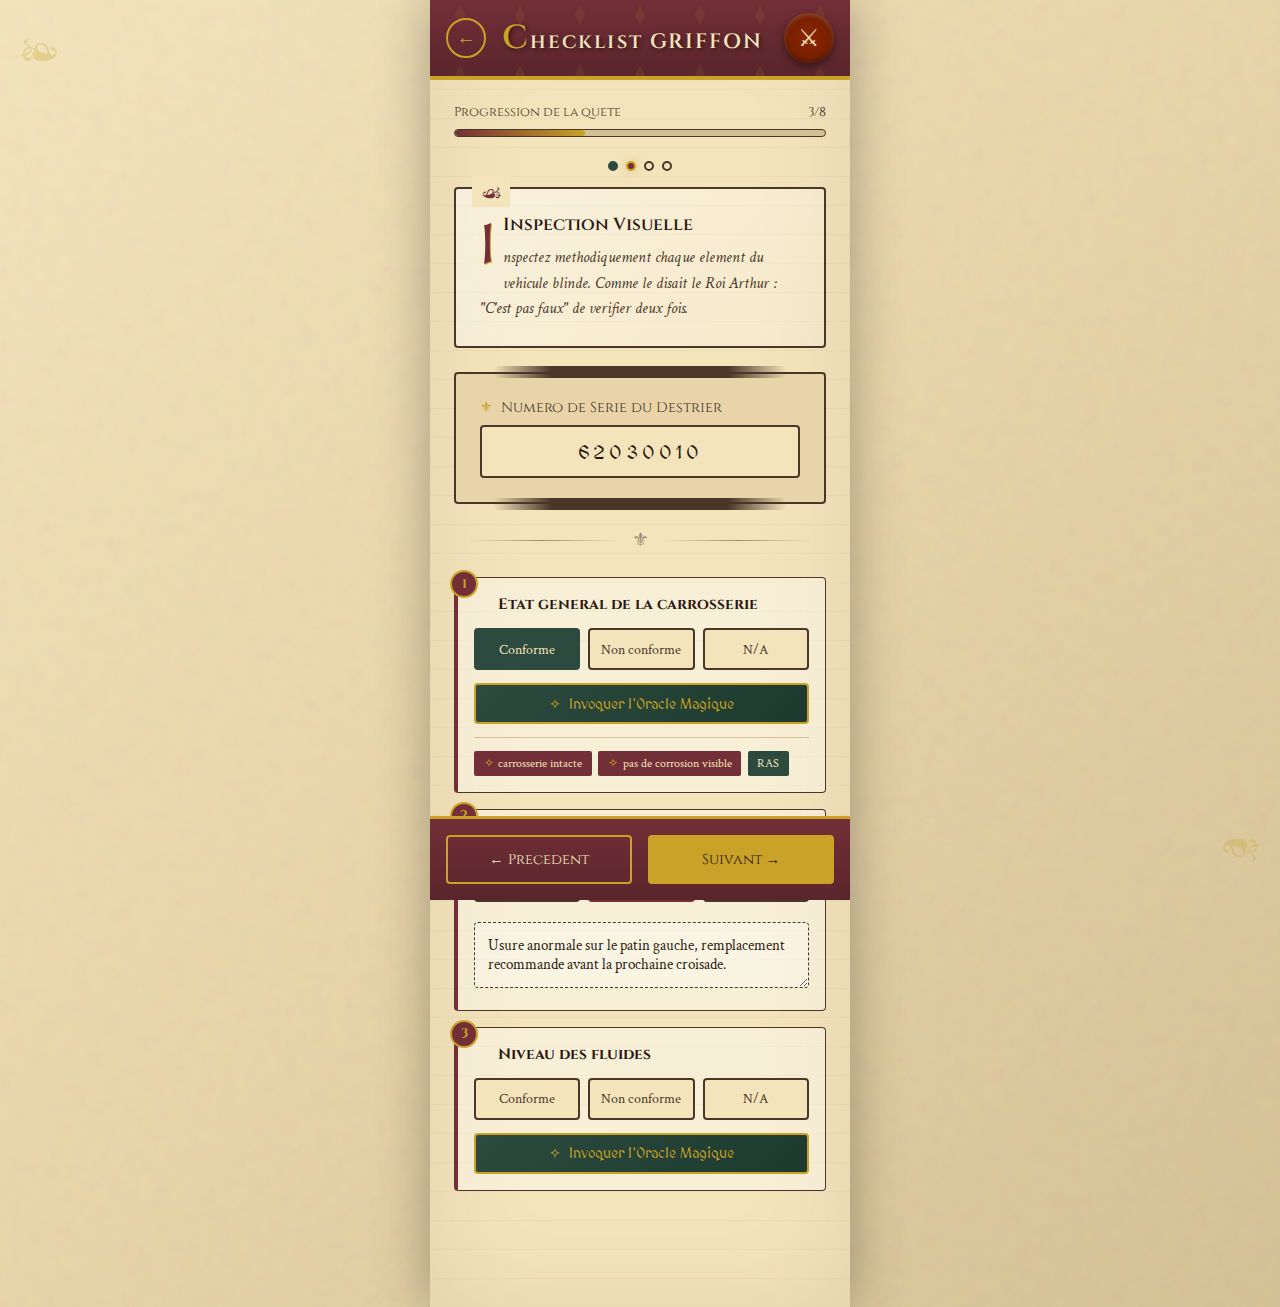
<file: mockups/kaamelott_1_parchemin.html>
<!DOCTYPE html>
<html lang="fr">
<head>
  <meta charset="UTF-8">
  <meta name="viewport" content="width=device-width, initial-scale=1.0">
  <title>Kaamelott Theme - Le Parchemin Royal</title>
  <link href="https://fonts.googleapis.com/css2?family=Cinzel:wght@400;600;700&family=Crimson+Text:ital,wght@0,400;0,600;1,400&family=MedievalSharp&display=swap" rel="stylesheet">
  <style>
    :root {
      --parchment: #f4e4bc;
      --parchment-dark: #e8d4a8;
      --parchment-darker: #d4c094;
      --ink-black: #2c1810;
      --ink-brown: #4a3728;
      --gold: #c9a227;
      --gold-light: #e8c547;
      --burgundy: #722f37;
      --burgundy-dark: #5a252c;
      --forest: #2d4a3e;
      --wax-red: #8b2500;
    }

    * {
      margin: 0;
      padding: 0;
      box-sizing: border-box;
    }

    body {
      font-family: 'Crimson Text', Georgia, serif;
      background:
        url("data:image/svg+xml,%3Csvg viewBox='0 0 100 100' xmlns='http://www.w3.org/2000/svg'%3E%3Cfilter id='noise'%3E%3CfeTurbulence type='fractalNoise' baseFrequency='0.8' numOctaves='4' stitchTiles='stitch'/%3E%3C/filter%3E%3Crect width='100%25' height='100%25' filter='url(%23noise)' opacity='0.08'/%3E%3C/svg%3E"),
        linear-gradient(135deg, var(--parchment) 0%, var(--parchment-dark) 50%, var(--parchment-darker) 100%);
      min-height: 100vh;
      color: var(--ink-black);
    }

    /* Decorative corner ornaments */
    body::before,
    body::after {
      content: "❧";
      position: fixed;
      font-size: 3rem;
      color: var(--gold);
      opacity: 0.3;
      z-index: 0;
    }
    body::before { top: 1rem; left: 1rem; }
    body::after { bottom: 1rem; right: 1rem; transform: rotate(180deg); }

    .app-container {
      max-width: 420px;
      margin: 0 auto;
      min-height: 100vh;
      background:
        repeating-linear-gradient(
          0deg,
          transparent,
          transparent 28px,
          rgba(44, 24, 16, 0.03) 28px,
          rgba(44, 24, 16, 0.03) 29px
        ),
        var(--parchment);
      box-shadow:
        inset 0 0 100px rgba(74, 55, 40, 0.1),
        0 0 50px rgba(0,0,0,0.3);
      position: relative;
    }

    /* Header - Royal Banner Style */
    .header {
      background: linear-gradient(180deg, var(--burgundy) 0%, var(--burgundy-dark) 100%);
      padding: 1rem;
      position: relative;
      border-bottom: 4px solid var(--gold);
    }

    .header::before {
      content: "";
      position: absolute;
      top: 0;
      left: 0;
      right: 0;
      bottom: 0;
      background: url("data:image/svg+xml,%3Csvg width='60' height='60' viewBox='0 0 60 60' xmlns='http://www.w3.org/2000/svg'%3E%3Cpath d='M30 5 L35 15 L30 25 L25 15 Z' fill='%23c9a227' opacity='0.1'/%3E%3C/svg%3E");
      pointer-events: none;
    }

    .header-content {
      display: flex;
      align-items: center;
      gap: 1rem;
      position: relative;
      z-index: 1;
    }

    .back-btn {
      width: 40px;
      height: 40px;
      border: 2px solid var(--gold);
      background: transparent;
      color: var(--gold);
      border-radius: 50%;
      cursor: pointer;
      font-size: 1.2rem;
      transition: all 0.3s;
    }

    .back-btn:hover {
      background: var(--gold);
      color: var(--burgundy);
    }

    .header-title {
      font-family: 'Cinzel', serif;
      color: var(--parchment);
      font-size: 1.3rem;
      font-weight: 600;
      text-shadow: 2px 2px 4px rgba(0,0,0,0.5);
      letter-spacing: 0.1em;
    }

    .header-title::first-letter {
      font-size: 1.6em;
      color: var(--gold);
    }

    /* Royal Seal / Logo */
    .royal-seal {
      position: absolute;
      right: 1rem;
      top: 50%;
      transform: translateY(-50%);
      width: 50px;
      height: 50px;
      background: radial-gradient(circle, var(--wax-red) 0%, #6a1c00 100%);
      border-radius: 50%;
      display: flex;
      align-items: center;
      justify-content: center;
      box-shadow:
        inset 0 2px 4px rgba(255,255,255,0.2),
        inset 0 -2px 4px rgba(0,0,0,0.3),
        0 4px 8px rgba(0,0,0,0.4);
    }

    .royal-seal::after {
      content: "⚔";
      font-size: 1.5rem;
      color: var(--parchment);
    }

    /* Main Content */
    .main-content {
      padding: 1.5rem;
    }

    /* Context Card - Manuscript Style */
    .context-card {
      background: linear-gradient(135deg, rgba(255,255,255,0.5) 0%, rgba(255,255,255,0.2) 100%);
      border: 2px solid var(--ink-brown);
      border-radius: 4px;
      padding: 1.5rem;
      margin-bottom: 1.5rem;
      position: relative;
    }

    .context-card::before {
      content: "☙";
      position: absolute;
      top: -0.8rem;
      left: 1rem;
      font-size: 1.5rem;
      color: var(--burgundy);
      background: var(--parchment);
      padding: 0 0.5rem;
    }

    .illuminated-letter {
      float: left;
      font-family: 'MedievalSharp', cursive;
      font-size: 3.5rem;
      line-height: 1;
      color: var(--burgundy);
      margin-right: 0.5rem;
      margin-top: 0.2rem;
      text-shadow: 1px 1px 0 var(--gold);
    }

    .context-title {
      font-family: 'Cinzel', serif;
      font-size: 1.1rem;
      color: var(--ink-black);
      margin-bottom: 0.5rem;
      font-weight: 600;
    }

    .context-description {
      font-size: 1rem;
      line-height: 1.6;
      color: var(--ink-brown);
      font-style: italic;
    }

    /* Serial Number Input - Scroll Style */
    .sn-section {
      background: var(--parchment-dark);
      border: 2px solid var(--ink-brown);
      border-radius: 4px;
      padding: 1.5rem;
      margin-bottom: 1.5rem;
      position: relative;
    }

    .sn-section::before,
    .sn-section::after {
      content: "";
      position: absolute;
      left: 50%;
      transform: translateX(-50%);
      width: 80%;
      height: 12px;
      background: linear-gradient(90deg, transparent, var(--ink-brown) 20%, var(--ink-brown) 80%, transparent);
      border-radius: 6px;
    }

    .sn-section::before { top: -8px; }
    .sn-section::after { bottom: -8px; }

    .sn-label {
      font-family: 'Cinzel', serif;
      font-size: 0.9rem;
      color: var(--ink-brown);
      margin-bottom: 0.5rem;
      display: flex;
      align-items: center;
      gap: 0.5rem;
    }

    .sn-label::before {
      content: "⚜";
      color: var(--gold);
    }

    .sn-input {
      width: 100%;
      padding: 0.8rem 1rem;
      font-family: 'MedievalSharp', cursive;
      font-size: 1.2rem;
      border: 2px solid var(--ink-brown);
      background: var(--parchment);
      color: var(--ink-black);
      border-radius: 4px;
      text-align: center;
      letter-spacing: 0.2em;
    }

    .sn-input::placeholder {
      color: var(--parchment-darker);
      font-style: italic;
    }

    .sn-input:focus {
      outline: none;
      border-color: var(--gold);
      box-shadow: 0 0 0 3px rgba(201, 162, 39, 0.3);
    }

    /* Question Cards */
    .question-card {
      background: rgba(255,255,255,0.4);
      border: 1px solid var(--ink-brown);
      border-left: 4px solid var(--burgundy);
      border-radius: 4px;
      padding: 1rem;
      margin-bottom: 1rem;
      position: relative;
    }

    .question-number {
      position: absolute;
      top: -0.5rem;
      left: -0.5rem;
      width: 28px;
      height: 28px;
      background: var(--burgundy);
      color: var(--gold);
      border-radius: 50%;
      display: flex;
      align-items: center;
      justify-content: center;
      font-family: 'Cinzel', serif;
      font-size: 0.8rem;
      font-weight: 700;
      border: 2px solid var(--gold);
    }

    .question-title {
      font-family: 'Cinzel', serif;
      font-size: 0.95rem;
      color: var(--ink-black);
      margin-bottom: 0.8rem;
      padding-left: 1.5rem;
    }

    .response-options {
      display: flex;
      gap: 0.5rem;
      margin-bottom: 0.8rem;
    }

    .response-btn {
      flex: 1;
      padding: 0.6rem;
      border: 2px solid var(--ink-brown);
      background: var(--parchment);
      font-family: 'Crimson Text', serif;
      font-size: 0.9rem;
      color: var(--ink-brown);
      border-radius: 4px;
      cursor: pointer;
      transition: all 0.3s;
    }

    .response-btn:hover {
      border-color: var(--gold);
      background: var(--parchment-dark);
    }

    .response-btn.selected {
      background: var(--forest);
      color: var(--parchment);
      border-color: var(--forest);
    }

    .response-btn.selected-bad {
      background: var(--burgundy);
      color: var(--parchment);
      border-color: var(--burgundy);
    }

    /* AI Button - Magic Scroll */
    .ai-btn {
      display: flex;
      align-items: center;
      justify-content: center;
      gap: 0.5rem;
      width: 100%;
      padding: 0.6rem;
      background: linear-gradient(135deg, var(--forest) 0%, #1d3a2e 100%);
      border: 2px solid var(--gold);
      color: var(--gold);
      font-family: 'MedievalSharp', cursive;
      font-size: 0.85rem;
      border-radius: 4px;
      cursor: pointer;
      transition: all 0.3s;
    }

    .ai-btn:hover {
      background: linear-gradient(135deg, var(--gold) 0%, #a88a20 100%);
      color: var(--ink-black);
      box-shadow: 0 0 20px rgba(201, 162, 39, 0.5);
    }

    .ai-btn::before {
      content: "✧";
      animation: sparkle 1.5s ease-in-out infinite;
    }

    @keyframes sparkle {
      0%, 100% { opacity: 1; transform: scale(1); }
      50% { opacity: 0.5; transform: scale(1.2); }
    }

    /* Comment Area */
    .comment-area {
      width: 100%;
      padding: 0.8rem;
      font-family: 'Crimson Text', serif;
      font-size: 0.95rem;
      border: 1px dashed var(--ink-brown);
      background: rgba(255,255,255,0.3);
      color: var(--ink-black);
      border-radius: 4px;
      resize: vertical;
      min-height: 60px;
      margin-top: 0.5rem;
    }

    .comment-area::placeholder {
      color: var(--parchment-darker);
      font-style: italic;
    }

    /* Tags Display */
    .tags-container {
      display: flex;
      flex-wrap: wrap;
      gap: 0.4rem;
      margin-top: 0.8rem;
      padding-top: 0.8rem;
      border-top: 1px solid var(--parchment-darker);
    }

    .tag {
      display: inline-flex;
      align-items: center;
      gap: 0.3rem;
      padding: 0.3rem 0.6rem;
      background: var(--burgundy);
      color: var(--parchment);
      font-size: 0.75rem;
      border-radius: 2px;
      font-family: 'Crimson Text', serif;
    }

    .tag.ai-tag::before {
      content: "✧";
      color: var(--gold);
    }

    .tag.manual-tag {
      background: var(--forest);
    }

    /* Bottom Navigation */
    .bottom-nav {
      position: fixed;
      bottom: 0;
      left: 50%;
      transform: translateX(-50%);
      width: 100%;
      max-width: 420px;
      background: linear-gradient(0deg, var(--burgundy-dark) 0%, var(--burgundy) 100%);
      padding: 1rem;
      display: flex;
      gap: 1rem;
      border-top: 3px solid var(--gold);
    }

    .nav-btn {
      flex: 1;
      padding: 0.8rem;
      font-family: 'Cinzel', serif;
      font-size: 0.9rem;
      border: 2px solid var(--gold);
      border-radius: 4px;
      cursor: pointer;
      transition: all 0.3s;
      display: flex;
      align-items: center;
      justify-content: center;
      gap: 0.5rem;
    }

    .nav-btn.secondary {
      background: transparent;
      color: var(--parchment);
    }

    .nav-btn.secondary:hover {
      background: rgba(255,255,255,0.1);
    }

    .nav-btn.primary {
      background: var(--gold);
      color: var(--ink-black);
    }

    .nav-btn.primary:hover {
      background: var(--gold-light);
      box-shadow: 0 0 15px rgba(201, 162, 39, 0.5);
    }

    /* Progress Indicator */
    .progress-section {
      margin-bottom: 1.5rem;
    }

    .progress-label {
      display: flex;
      justify-content: space-between;
      font-family: 'Cinzel', serif;
      font-size: 0.8rem;
      color: var(--ink-brown);
      margin-bottom: 0.5rem;
    }

    .progress-bar {
      height: 8px;
      background: var(--parchment-darker);
      border-radius: 4px;
      overflow: hidden;
      border: 1px solid var(--ink-brown);
    }

    .progress-fill {
      height: 100%;
      width: 35%;
      background: linear-gradient(90deg, var(--burgundy) 0%, var(--gold) 100%);
      border-radius: 4px;
      transition: width 0.5s ease;
    }

    /* Section dots */
    .section-dots {
      display: flex;
      justify-content: center;
      gap: 0.5rem;
      margin-bottom: 1rem;
    }

    .dot {
      width: 10px;
      height: 10px;
      border: 2px solid var(--ink-brown);
      background: transparent;
      border-radius: 50%;
      transition: all 0.3s;
    }

    .dot.active {
      background: var(--burgundy);
      border-color: var(--gold);
      box-shadow: 0 0 8px rgba(201, 162, 39, 0.5);
    }

    .dot.completed {
      background: var(--forest);
      border-color: var(--forest);
    }

    /* Spacing for bottom nav */
    .main-content {
      padding-bottom: 100px;
    }

    /* Medieval divider */
    .divider {
      display: flex;
      align-items: center;
      justify-content: center;
      margin: 1.5rem 0;
      color: var(--ink-brown);
      font-size: 1.2rem;
      opacity: 0.5;
    }

    .divider::before,
    .divider::after {
      content: "";
      flex: 1;
      height: 1px;
      background: linear-gradient(90deg, transparent, var(--ink-brown), transparent);
      margin: 0 1rem;
    }
  </style>
</head>
<body>
  <div class="app-container">
    <!-- Header -->
    <header class="header">
      <div class="header-content">
        <button class="back-btn">←</button>
        <h1 class="header-title">Checklist GRIFFON</h1>
      </div>
      <div class="royal-seal"></div>
    </header>

    <!-- Main Content -->
    <main class="main-content">
      <!-- Progress -->
      <div class="progress-section">
        <div class="progress-label">
          <span>Progression de la quete</span>
          <span>3/8</span>
        </div>
        <div class="progress-bar">
          <div class="progress-fill"></div>
        </div>
      </div>

      <!-- Section Dots -->
      <div class="section-dots">
        <div class="dot completed"></div>
        <div class="dot active"></div>
        <div class="dot"></div>
        <div class="dot"></div>
      </div>

      <!-- Context Card -->
      <div class="context-card">
        <span class="illuminated-letter">I</span>
        <h2 class="context-title">Inspection Visuelle</h2>
        <p class="context-description">nspectez methodiquement chaque element du vehicule blinde. Comme le disait le Roi Arthur : "C'est pas faux" de verifier deux fois.</p>
      </div>

      <!-- Serial Number -->
      <div class="sn-section">
        <label class="sn-label">Numero de Serie du Destrier</label>
        <input type="text" class="sn-input" placeholder="Ex: 62030010" value="62030010">
      </div>

      <div class="divider">⚜</div>

      <!-- Question Cards -->
      <div class="question-card">
        <span class="question-number">1</span>
        <h3 class="question-title">Etat general de la carrosserie</h3>
        <div class="response-options">
          <button class="response-btn selected">Conforme</button>
          <button class="response-btn">Non conforme</button>
          <button class="response-btn">N/A</button>
        </div>
        <button class="ai-btn">Invoquer l'Oracle Magique</button>
        <div class="tags-container">
          <span class="tag ai-tag">carrosserie intacte</span>
          <span class="tag ai-tag">pas de corrosion visible</span>
          <span class="tag manual-tag">RAS</span>
        </div>
      </div>

      <div class="question-card">
        <span class="question-number">2</span>
        <h3 class="question-title">Verification des chenilles</h3>
        <div class="response-options">
          <button class="response-btn">Conforme</button>
          <button class="response-btn selected-bad">Non conforme</button>
          <button class="response-btn">N/A</button>
        </div>
        <textarea class="comment-area" placeholder="Notez vos observations, brave chevalier...">Usure anormale sur le patin gauche, remplacement recommande avant la prochaine croisade.</textarea>
      </div>

      <div class="question-card">
        <span class="question-number">3</span>
        <h3 class="question-title">Niveau des fluides</h3>
        <div class="response-options">
          <button class="response-btn">Conforme</button>
          <button class="response-btn">Non conforme</button>
          <button class="response-btn">N/A</button>
        </div>
        <button class="ai-btn">Invoquer l'Oracle Magique</button>
      </div>
    </main>

    <!-- Bottom Navigation -->
    <nav class="bottom-nav">
      <button class="nav-btn secondary">← Precedent</button>
      <button class="nav-btn primary">Suivant →</button>
    </nav>
  </div>
</body>
</html>
</file>
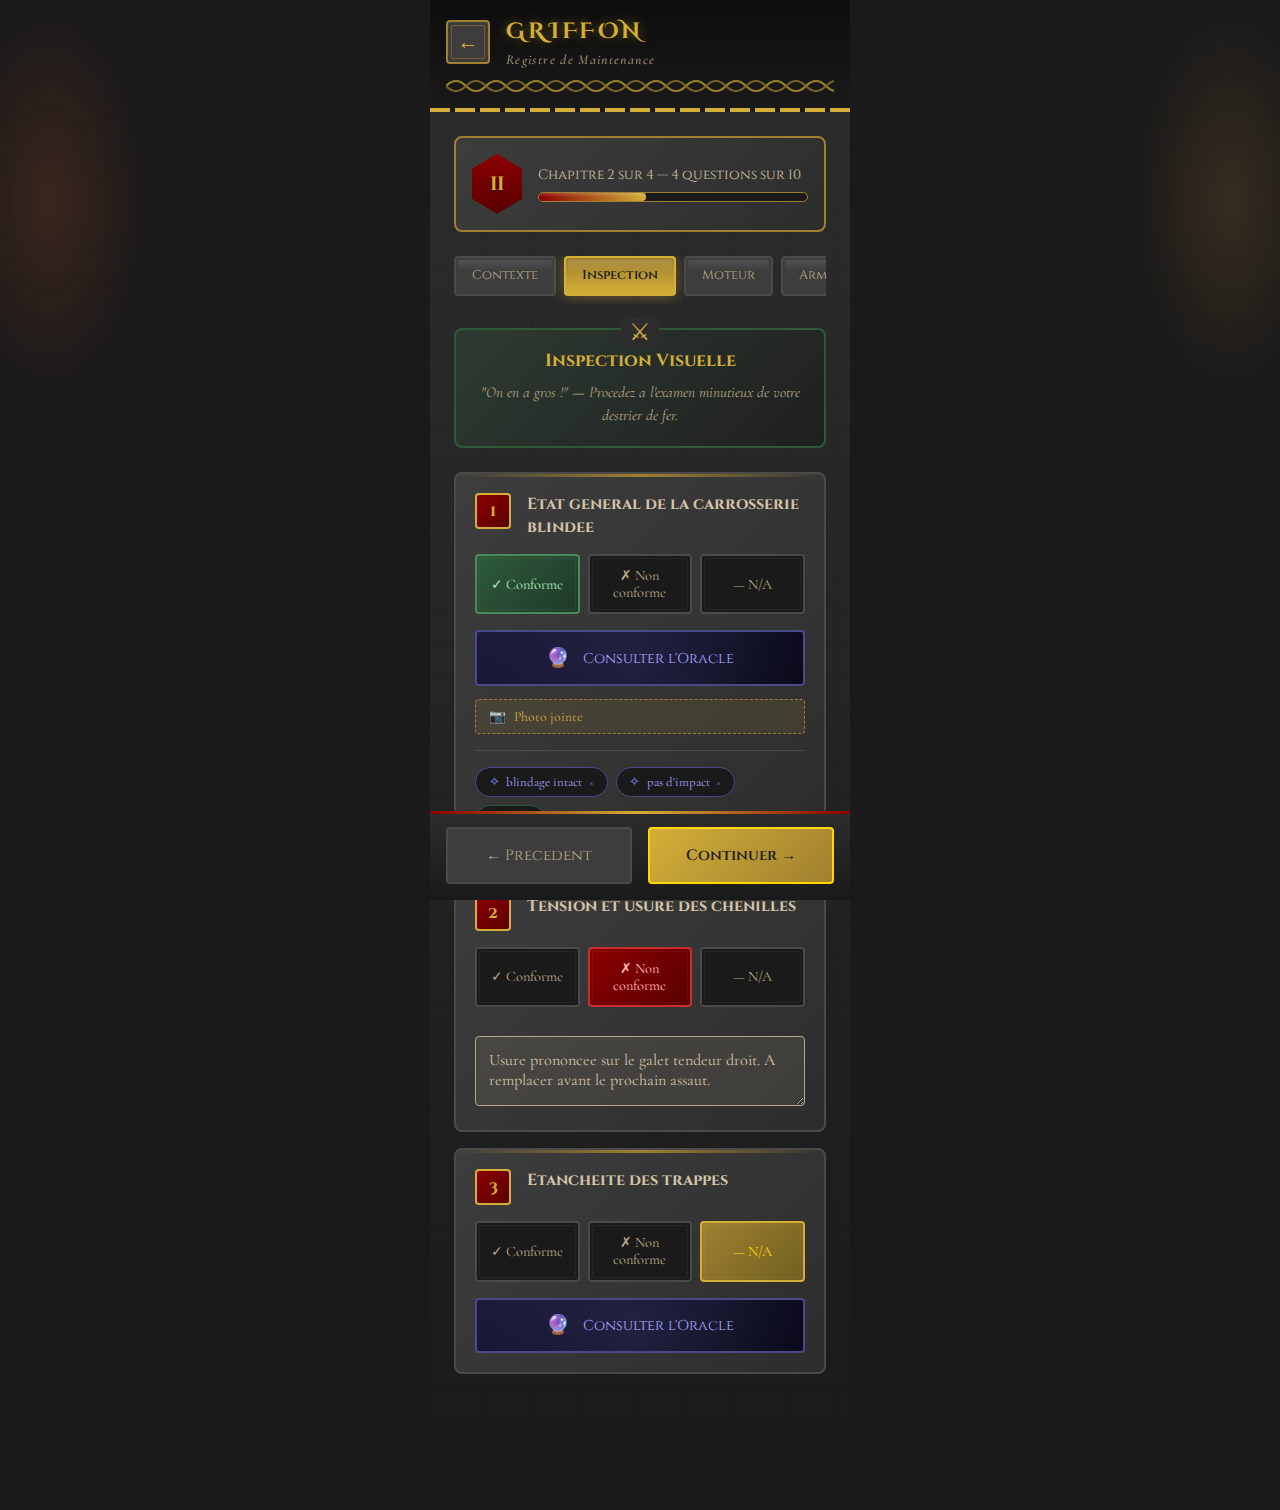
<file: mockups/kaamelott_2_chateau.html>
<!DOCTYPE html>
<html lang="fr">
<head>
  <meta charset="UTF-8">
  <meta name="viewport" content="width=device-width, initial-scale=1.0">
  <title>Kaamelott Theme - La Salle du Trone</title>
  <link href="https://fonts.googleapis.com/css2?family=Cinzel+Decorative:wght@400;700&family=Cinzel:wght@400;600;700&family=Cormorant+Garamond:ital,wght@0,400;0,600;1,400&display=swap" rel="stylesheet">
  <style>
    :root {
      --stone-dark: #1a1a1a;
      --stone-mid: #2d2d2d;
      --stone-light: #3d3d3d;
      --stone-highlight: #4a4a4a;
      --gold: #d4af37;
      --gold-dim: #a08030;
      --gold-bright: #ffd700;
      --torch-orange: #ff6b35;
      --torch-yellow: #ffb347;
      --blood-red: #8b0000;
      --parchment: #d4c4a8;
      --parchment-dark: #b8a888;
      --celtic-green: #2e5a3a;
    }

    * {
      margin: 0;
      padding: 0;
      box-sizing: border-box;
    }

    body {
      font-family: 'Cormorant Garamond', Georgia, serif;
      background: var(--stone-dark);
      min-height: 100vh;
      color: var(--parchment);
    }

    .app-container {
      max-width: 420px;
      margin: 0 auto;
      min-height: 100vh;
      background:
        /* Stone texture pattern */
        repeating-linear-gradient(
          90deg,
          transparent 0px,
          transparent 50px,
          rgba(0,0,0,0.1) 50px,
          rgba(0,0,0,0.1) 51px
        ),
        repeating-linear-gradient(
          0deg,
          transparent 0px,
          transparent 30px,
          rgba(0,0,0,0.1) 30px,
          rgba(0,0,0,0.1) 31px
        ),
        linear-gradient(180deg, var(--stone-mid) 0%, var(--stone-dark) 100%);
      position: relative;
      overflow: hidden;
    }

    /* Torch glow effects */
    .app-container::before,
    .app-container::after {
      content: "";
      position: fixed;
      width: 200px;
      height: 400px;
      pointer-events: none;
      z-index: 0;
    }

    .app-container::before {
      top: 0;
      left: -50px;
      background: radial-gradient(ellipse at center, rgba(255, 107, 53, 0.15) 0%, transparent 70%);
      animation: flicker 3s ease-in-out infinite;
    }

    .app-container::after {
      top: 0;
      right: -50px;
      background: radial-gradient(ellipse at center, rgba(255, 179, 71, 0.12) 0%, transparent 70%);
      animation: flicker 2.5s ease-in-out infinite reverse;
    }

    @keyframes flicker {
      0%, 100% { opacity: 1; transform: scale(1); }
      25% { opacity: 0.8; transform: scale(1.02); }
      50% { opacity: 0.9; transform: scale(0.98); }
      75% { opacity: 0.85; transform: scale(1.01); }
    }

    /* Header - Castle Banner */
    .header {
      background:
        linear-gradient(180deg, rgba(0,0,0,0.5) 0%, transparent 100%),
        var(--stone-dark);
      padding: 1rem;
      position: relative;
      z-index: 1;
    }

    .header::after {
      content: "";
      position: absolute;
      bottom: 0;
      left: 0;
      right: 0;
      height: 4px;
      background:
        repeating-linear-gradient(
          90deg,
          var(--gold) 0px,
          var(--gold) 20px,
          transparent 20px,
          transparent 25px
        );
    }

    /* Celtic knot border pattern */
    .celtic-border {
      height: 20px;
      background:
        url("data:image/svg+xml,%3Csvg width='40' height='20' viewBox='0 0 40 20' xmlns='http://www.w3.org/2000/svg'%3E%3Cpath d='M0 10 Q10 0 20 10 Q30 20 40 10' stroke='%23d4af37' fill='none' stroke-width='2'/%3E%3Cpath d='M0 10 Q10 20 20 10 Q30 0 40 10' stroke='%23a08030' fill='none' stroke-width='2'/%3E%3C/svg%3E");
      background-size: 40px 20px;
      opacity: 0.7;
    }

    .header-content {
      display: flex;
      align-items: center;
      gap: 1rem;
      margin-bottom: 0.5rem;
    }

    .back-btn {
      width: 44px;
      height: 44px;
      background: var(--stone-light);
      border: 2px solid var(--gold-dim);
      color: var(--gold);
      border-radius: 4px;
      cursor: pointer;
      font-size: 1.3rem;
      transition: all 0.3s;
      position: relative;
    }

    .back-btn::before {
      content: "";
      position: absolute;
      inset: 3px;
      border: 1px solid var(--gold-dim);
      border-radius: 2px;
      opacity: 0.5;
    }

    .back-btn:hover {
      background: var(--gold-dim);
      color: var(--stone-dark);
      box-shadow: 0 0 20px rgba(212, 175, 55, 0.4);
    }

    .header-title {
      font-family: 'Cinzel Decorative', serif;
      color: var(--gold);
      font-size: 1.4rem;
      font-weight: 700;
      text-shadow:
        0 0 10px rgba(212, 175, 55, 0.5),
        2px 2px 4px rgba(0,0,0,0.8);
      letter-spacing: 0.15em;
    }

    .header-subtitle {
      font-family: 'Cormorant Garamond', serif;
      color: var(--parchment-dark);
      font-size: 0.85rem;
      font-style: italic;
      margin-top: 0.3rem;
      letter-spacing: 0.1em;
    }

    /* Main Content */
    .main-content {
      padding: 1.5rem;
      padding-bottom: 120px;
      position: relative;
      z-index: 1;
    }

    /* Progress - Shield Style */
    .progress-shield {
      display: flex;
      align-items: center;
      gap: 1rem;
      margin-bottom: 1.5rem;
      padding: 1rem;
      background: linear-gradient(135deg, var(--stone-light) 0%, var(--stone-mid) 100%);
      border: 2px solid var(--gold-dim);
      border-radius: 8px;
      position: relative;
    }

    .shield-icon {
      width: 50px;
      height: 60px;
      background: linear-gradient(180deg, var(--blood-red) 0%, #5a0000 100%);
      clip-path: polygon(50% 0%, 100% 25%, 100% 75%, 50% 100%, 0% 75%, 0% 25%);
      display: flex;
      align-items: center;
      justify-content: center;
      color: var(--gold);
      font-family: 'Cinzel', serif;
      font-size: 1.2rem;
      font-weight: 700;
      text-shadow: 0 2px 4px rgba(0,0,0,0.5);
    }

    .progress-info {
      flex: 1;
    }

    .progress-text {
      font-family: 'Cinzel', serif;
      font-size: 0.85rem;
      color: var(--parchment);
      margin-bottom: 0.5rem;
    }

    .progress-bar {
      height: 10px;
      background: var(--stone-dark);
      border-radius: 5px;
      overflow: hidden;
      border: 1px solid var(--gold-dim);
    }

    .progress-fill {
      height: 100%;
      width: 40%;
      background: linear-gradient(90deg, var(--blood-red) 0%, var(--gold) 100%);
      border-radius: 5px;
      position: relative;
      transition: width 0.5s ease;
    }

    .progress-fill::after {
      content: "";
      position: absolute;
      top: 0;
      left: 0;
      right: 0;
      height: 50%;
      background: linear-gradient(180deg, rgba(255,255,255,0.2) 0%, transparent 100%);
    }

    /* Section Navigation - Stone Tablets */
    .section-tabs {
      display: flex;
      gap: 0.5rem;
      margin-bottom: 1.5rem;
      overflow-x: auto;
      padding-bottom: 0.5rem;
    }

    .section-tab {
      flex-shrink: 0;
      padding: 0.6rem 1rem;
      background: var(--stone-light);
      border: 2px solid var(--stone-highlight);
      color: var(--parchment-dark);
      font-family: 'Cinzel', serif;
      font-size: 0.8rem;
      border-radius: 4px;
      cursor: pointer;
      transition: all 0.3s;
      position: relative;
    }

    .section-tab::before {
      content: "";
      position: absolute;
      top: 2px;
      left: 2px;
      right: 2px;
      height: 30%;
      background: linear-gradient(180deg, rgba(255,255,255,0.1) 0%, transparent 100%);
      border-radius: 2px;
    }

    .section-tab:hover {
      border-color: var(--gold-dim);
      color: var(--parchment);
    }

    .section-tab.active {
      background: linear-gradient(180deg, var(--gold-dim) 0%, var(--gold) 100%);
      border-color: var(--gold);
      color: var(--stone-dark);
      font-weight: 600;
      box-shadow: 0 0 15px rgba(212, 175, 55, 0.4);
    }

    /* Context Banner */
    .context-banner {
      background:
        linear-gradient(135deg, rgba(46, 90, 58, 0.3) 0%, rgba(0,0,0,0.3) 100%),
        var(--stone-mid);
      border: 2px solid var(--celtic-green);
      border-radius: 8px;
      padding: 1.2rem;
      margin-bottom: 1.5rem;
      position: relative;
    }

    .context-banner::before {
      content: "⚔";
      position: absolute;
      top: -12px;
      left: 50%;
      transform: translateX(-50%);
      font-size: 1.5rem;
      color: var(--gold);
      background: var(--stone-mid);
      padding: 0 0.5rem;
    }

    .context-title {
      font-family: 'Cinzel', serif;
      font-size: 1.1rem;
      color: var(--gold);
      margin-bottom: 0.5rem;
      text-align: center;
    }

    .context-description {
      font-size: 0.95rem;
      color: var(--parchment-dark);
      text-align: center;
      line-height: 1.5;
      font-style: italic;
    }

    /* Question Cards - Stone Slabs */
    .question-card {
      background: linear-gradient(135deg, var(--stone-light) 0%, var(--stone-mid) 100%);
      border: 2px solid var(--stone-highlight);
      border-radius: 8px;
      padding: 1.2rem;
      margin-bottom: 1rem;
      position: relative;
      transition: all 0.3s;
    }

    .question-card:hover {
      border-color: var(--gold-dim);
      box-shadow: 0 4px 20px rgba(0,0,0,0.4);
    }

    .question-card::before {
      content: "";
      position: absolute;
      top: 0;
      left: 0;
      right: 0;
      height: 3px;
      background: linear-gradient(90deg, transparent, var(--gold-dim), transparent);
    }

    .question-header {
      display: flex;
      align-items: flex-start;
      gap: 1rem;
      margin-bottom: 1rem;
    }

    .question-number {
      min-width: 36px;
      height: 36px;
      background: linear-gradient(135deg, var(--blood-red) 0%, #5a0000 100%);
      border: 2px solid var(--gold);
      border-radius: 4px;
      display: flex;
      align-items: center;
      justify-content: center;
      font-family: 'Cinzel Decorative', serif;
      font-size: 1rem;
      color: var(--gold);
      font-weight: 700;
    }

    .question-title {
      font-family: 'Cinzel', serif;
      font-size: 1rem;
      color: var(--parchment);
      line-height: 1.4;
    }

    /* Response Buttons - Carved Stone */
    .response-group {
      display: grid;
      grid-template-columns: repeat(3, 1fr);
      gap: 0.5rem;
      margin-bottom: 1rem;
    }

    .response-btn {
      padding: 0.7rem 0.5rem;
      background: var(--stone-dark);
      border: 2px solid var(--stone-highlight);
      color: var(--parchment-dark);
      font-family: 'Cormorant Garamond', serif;
      font-size: 0.9rem;
      border-radius: 4px;
      cursor: pointer;
      transition: all 0.3s;
      position: relative;
    }

    .response-btn::before {
      content: "";
      position: absolute;
      inset: 2px;
      border: 1px solid rgba(255,255,255,0.05);
      border-radius: 2px;
    }

    .response-btn:hover {
      border-color: var(--gold-dim);
      color: var(--parchment);
      background: var(--stone-light);
    }

    .response-btn.selected-ok {
      background: linear-gradient(135deg, var(--celtic-green) 0%, #1e3a2a 100%);
      border-color: #4a8a5a;
      color: #a8e8b8;
    }

    .response-btn.selected-nok {
      background: linear-gradient(135deg, var(--blood-red) 0%, #5a0000 100%);
      border-color: #c83030;
      color: #ffb8b8;
    }

    .response-btn.selected-na {
      background: linear-gradient(135deg, var(--gold-dim) 0%, #706020 100%);
      border-color: var(--gold);
      color: var(--gold-bright);
    }

    /* AI Oracle Button */
    .oracle-btn {
      display: flex;
      align-items: center;
      justify-content: center;
      gap: 0.8rem;
      width: 100%;
      padding: 0.8rem;
      background: linear-gradient(135deg, #1a1a3a 0%, #0a0a1a 100%);
      border: 2px solid #4a4a8a;
      color: #a8a8ff;
      font-family: 'Cinzel', serif;
      font-size: 0.9rem;
      border-radius: 4px;
      cursor: pointer;
      transition: all 0.3s;
      position: relative;
      overflow: hidden;
    }

    .oracle-btn::before {
      content: "";
      position: absolute;
      top: -50%;
      left: -50%;
      width: 200%;
      height: 200%;
      background: radial-gradient(circle, rgba(168, 168, 255, 0.1) 0%, transparent 50%);
      animation: mystical 4s linear infinite;
    }

    @keyframes mystical {
      0% { transform: rotate(0deg); }
      100% { transform: rotate(360deg); }
    }

    .oracle-btn:hover {
      border-color: #8a8aff;
      color: #d8d8ff;
      box-shadow: 0 0 30px rgba(138, 138, 255, 0.3);
    }

    .oracle-icon {
      font-size: 1.2rem;
      animation: pulse 2s ease-in-out infinite;
    }

    @keyframes pulse {
      0%, 100% { transform: scale(1); opacity: 1; }
      50% { transform: scale(1.1); opacity: 0.8; }
    }

    /* Comment Scroll */
    .comment-scroll {
      width: 100%;
      padding: 0.8rem;
      background: rgba(212, 196, 168, 0.1);
      border: 1px solid var(--parchment-dark);
      border-radius: 4px;
      color: var(--parchment);
      font-family: 'Cormorant Garamond', serif;
      font-size: 1rem;
      resize: vertical;
      min-height: 70px;
      margin-top: 0.8rem;
    }

    .comment-scroll::placeholder {
      color: var(--parchment-dark);
      font-style: italic;
    }

    /* Tags */
    .tags-area {
      display: flex;
      flex-wrap: wrap;
      gap: 0.5rem;
      margin-top: 1rem;
      padding-top: 1rem;
      border-top: 1px solid var(--stone-highlight);
    }

    .tag {
      display: inline-flex;
      align-items: center;
      gap: 0.4rem;
      padding: 0.4rem 0.8rem;
      background: var(--stone-dark);
      border: 1px solid var(--stone-highlight);
      border-radius: 20px;
      font-size: 0.8rem;
      color: var(--parchment-dark);
      transition: all 0.3s;
    }

    .tag:hover {
      border-color: var(--gold-dim);
    }

    .tag.ai {
      border-color: #4a4a8a;
      color: #a8a8ff;
    }

    .tag.ai::before {
      content: "✧";
      color: #8a8aff;
    }

    .tag.manual {
      border-color: var(--celtic-green);
      color: #88c898;
    }

    .tag .remove {
      cursor: pointer;
      opacity: 0.6;
      transition: opacity 0.2s;
    }

    .tag .remove:hover {
      opacity: 1;
    }

    /* Bottom Navigation */
    .bottom-nav {
      position: fixed;
      bottom: 0;
      left: 50%;
      transform: translateX(-50%);
      width: 100%;
      max-width: 420px;
      background:
        linear-gradient(0deg, var(--stone-dark) 0%, var(--stone-mid) 100%);
      padding: 1rem;
      display: flex;
      gap: 1rem;
      z-index: 10;
    }

    .bottom-nav::before {
      content: "";
      position: absolute;
      top: 0;
      left: 0;
      right: 0;
      height: 3px;
      background: linear-gradient(90deg, var(--blood-red), var(--gold), var(--blood-red));
    }

    .nav-btn {
      flex: 1;
      padding: 1rem;
      font-family: 'Cinzel', serif;
      font-size: 0.95rem;
      border-radius: 4px;
      cursor: pointer;
      transition: all 0.3s;
      display: flex;
      align-items: center;
      justify-content: center;
      gap: 0.5rem;
      position: relative;
    }

    .nav-btn.secondary {
      background: var(--stone-light);
      border: 2px solid var(--stone-highlight);
      color: var(--parchment-dark);
    }

    .nav-btn.secondary:hover {
      border-color: var(--gold-dim);
      color: var(--parchment);
    }

    .nav-btn.primary {
      background: linear-gradient(135deg, var(--gold) 0%, var(--gold-dim) 100%);
      border: 2px solid var(--gold-bright);
      color: var(--stone-dark);
      font-weight: 600;
    }

    .nav-btn.primary:hover {
      box-shadow: 0 0 25px rgba(212, 175, 55, 0.5);
    }

    /* Attachment indicator */
    .attachment-indicator {
      display: flex;
      align-items: center;
      gap: 0.5rem;
      padding: 0.5rem 0.8rem;
      background: rgba(212, 175, 55, 0.1);
      border: 1px dashed var(--gold-dim);
      border-radius: 4px;
      margin-top: 0.8rem;
      font-size: 0.85rem;
      color: var(--gold);
    }

    .attachment-indicator img {
      width: 40px;
      height: 40px;
      object-fit: cover;
      border-radius: 4px;
      border: 1px solid var(--gold-dim);
    }
  </style>
</head>
<body>
  <div class="app-container">
    <!-- Header -->
    <header class="header">
      <div class="header-content">
        <button class="back-btn">←</button>
        <div>
          <h1 class="header-title">GRIFFON</h1>
          <p class="header-subtitle">Registre de Maintenance</p>
        </div>
      </div>
      <div class="celtic-border"></div>
    </header>

    <!-- Main Content -->
    <main class="main-content">
      <!-- Progress Shield -->
      <div class="progress-shield">
        <div class="shield-icon">II</div>
        <div class="progress-info">
          <div class="progress-text">Chapitre 2 sur 4 — 4 questions sur 10</div>
          <div class="progress-bar">
            <div class="progress-fill"></div>
          </div>
        </div>
      </div>

      <!-- Section Tabs -->
      <div class="section-tabs">
        <button class="section-tab">Contexte</button>
        <button class="section-tab active">Inspection</button>
        <button class="section-tab">Moteur</button>
        <button class="section-tab">Armement</button>
      </div>

      <!-- Context Banner -->
      <div class="context-banner">
        <h2 class="context-title">Inspection Visuelle</h2>
        <p class="context-description">"On en a gros !" — Procedez a l'examen minutieux de votre destrier de fer.</p>
      </div>

      <!-- Question Cards -->
      <div class="question-card">
        <div class="question-header">
          <div class="question-number">1</div>
          <h3 class="question-title">Etat general de la carrosserie blindee</h3>
        </div>
        <div class="response-group">
          <button class="response-btn selected-ok">✓ Conforme</button>
          <button class="response-btn">✗ Non conforme</button>
          <button class="response-btn">— N/A</button>
        </div>
        <button class="oracle-btn">
          <span class="oracle-icon">🔮</span>
          <span>Consulter l'Oracle</span>
        </button>
        <div class="attachment-indicator">
          <span>📷</span>
          <span>Photo jointe</span>
        </div>
        <div class="tags-area">
          <span class="tag ai">blindage intact <span class="remove">×</span></span>
          <span class="tag ai">pas d'impact <span class="remove">×</span></span>
          <span class="tag manual">verifie <span class="remove">×</span></span>
        </div>
      </div>

      <div class="question-card">
        <div class="question-header">
          <div class="question-number">2</div>
          <h3 class="question-title">Tension et usure des chenilles</h3>
        </div>
        <div class="response-group">
          <button class="response-btn">✓ Conforme</button>
          <button class="response-btn selected-nok">✗ Non conforme</button>
          <button class="response-btn">— N/A</button>
        </div>
        <textarea class="comment-scroll" placeholder="Inscrivez vos observations...">Usure prononcee sur le galet tendeur droit. A remplacer avant le prochain assaut.</textarea>
      </div>

      <div class="question-card">
        <div class="question-header">
          <div class="question-number">3</div>
          <h3 class="question-title">Etancheite des trappes</h3>
        </div>
        <div class="response-group">
          <button class="response-btn">✓ Conforme</button>
          <button class="response-btn">✗ Non conforme</button>
          <button class="response-btn selected-na">— N/A</button>
        </div>
        <button class="oracle-btn">
          <span class="oracle-icon">🔮</span>
          <span>Consulter l'Oracle</span>
        </button>
      </div>
    </main>

    <!-- Bottom Navigation -->
    <nav class="bottom-nav">
      <button class="nav-btn secondary">← Precedent</button>
      <button class="nav-btn primary">Continuer →</button>
    </nav>
  </div>
</body>
</html>
</file>
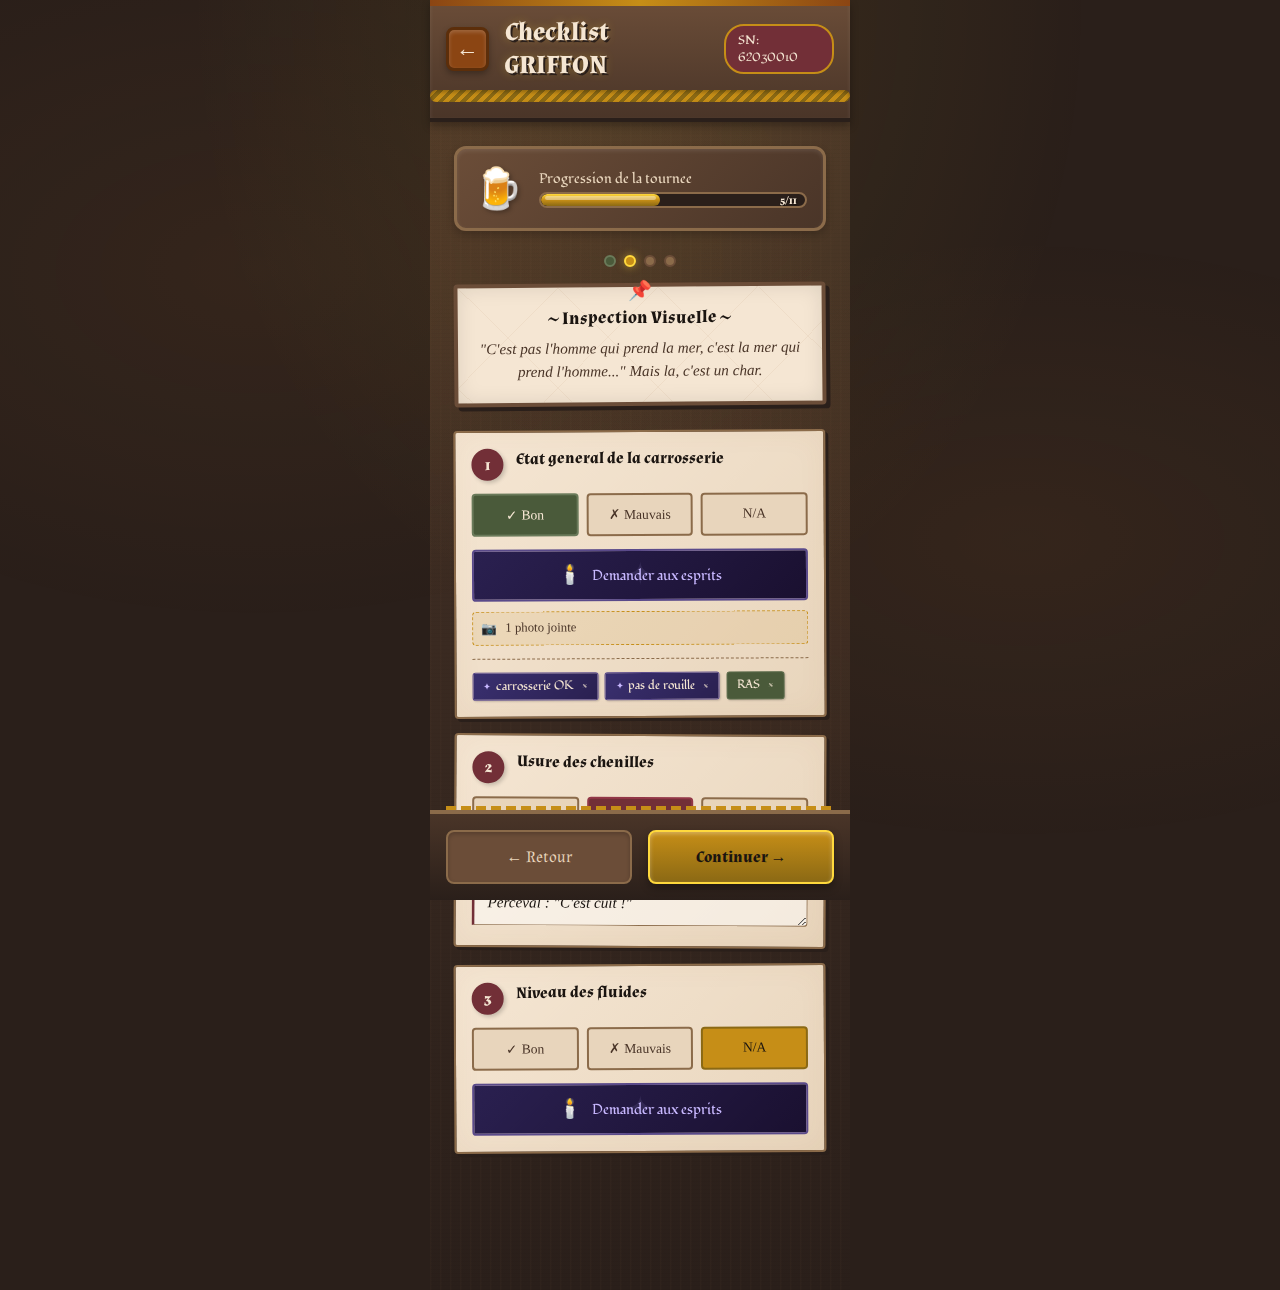
<file: mockups/kaamelott_3_taverne.html>
<!DOCTYPE html>
<html lang="fr">
<head>
  <meta charset="UTF-8">
  <meta name="viewport" content="width=device-width, initial-scale=1.0">
  <title>Kaamelott Theme - La Taverne</title>
  <link href="https://fonts.googleapis.com/css2?family=Almendra:ital,wght@0,400;0,700;1,400&family=Fondamento&family=IM+Fell+English:ital@0;1&display=swap" rel="stylesheet">
  <style>
    :root {
      --wood-dark: #2a1f1a;
      --wood-mid: #4a3528;
      --wood-light: #6b4d38;
      --wood-grain: #8b6b4a;
      --cream: #f5e6d3;
      --cream-dark: #e8d5bc;
      --candle-yellow: #ffd93d;
      --candle-orange: #ff9f43;
      --ale-amber: #c68e17;
      --ale-dark: #8b6914;
      --leather: #8b4513;
      --leather-dark: #5c2e0a;
      --ink: #1a1410;
      --red-wine: #722f37;
      --moss: #4a5a3a;
    }

    * {
      margin: 0;
      padding: 0;
      box-sizing: border-box;
    }

    body {
      font-family: 'IM Fell English', Georgia, serif;
      background: var(--wood-dark);
      min-height: 100vh;
      color: var(--cream);
    }

    .app-container {
      max-width: 420px;
      margin: 0 auto;
      min-height: 100vh;
      background:
        /* Wood grain texture */
        repeating-linear-gradient(
          90deg,
          rgba(107, 77, 56, 0.1) 0px,
          transparent 2px,
          transparent 10px
        ),
        repeating-linear-gradient(
          0deg,
          rgba(0,0,0,0.05) 0px,
          transparent 1px,
          transparent 4px
        ),
        linear-gradient(180deg, var(--wood-mid) 0%, var(--wood-dark) 100%);
      position: relative;
    }

    /* Warm candle glow overlay */
    .app-container::before {
      content: "";
      position: fixed;
      top: 0;
      left: 0;
      right: 0;
      bottom: 0;
      background:
        radial-gradient(ellipse at 50% 0%, rgba(255, 217, 61, 0.08) 0%, transparent 50%),
        radial-gradient(ellipse at 20% 30%, rgba(255, 159, 67, 0.05) 0%, transparent 40%),
        radial-gradient(ellipse at 80% 60%, rgba(255, 159, 67, 0.05) 0%, transparent 40%);
      pointer-events: none;
      z-index: 0;
      animation: candleGlow 5s ease-in-out infinite;
    }

    @keyframes candleGlow {
      0%, 100% { opacity: 1; }
      50% { opacity: 0.85; }
    }

    /* Header - Wooden Plank Style */
    .header {
      background:
        linear-gradient(180deg, var(--wood-light) 0%, var(--wood-mid) 100%);
      padding: 1rem;
      position: relative;
      z-index: 1;
      border-bottom: 4px solid var(--wood-dark);
      box-shadow:
        inset 0 2px 4px rgba(255,255,255,0.1),
        0 4px 8px rgba(0,0,0,0.3);
    }

    .header::before {
      content: "";
      position: absolute;
      top: 0;
      left: 0;
      right: 0;
      height: 6px;
      background: linear-gradient(90deg,
        var(--leather) 0%,
        var(--ale-amber) 50%,
        var(--leather) 100%
      );
    }

    /* Decorative rope border */
    .rope-border {
      height: 12px;
      background:
        repeating-linear-gradient(
          -45deg,
          var(--ale-dark) 0px,
          var(--ale-dark) 4px,
          var(--ale-amber) 4px,
          var(--ale-amber) 8px
        );
      border-radius: 6px;
      margin: 0 -1rem;
      margin-top: 0.5rem;
      box-shadow: inset 0 2px 4px rgba(0,0,0,0.3);
    }

    .header-content {
      display: flex;
      align-items: center;
      gap: 1rem;
    }

    .back-btn {
      width: 44px;
      height: 44px;
      background: var(--leather);
      border: 3px solid var(--leather-dark);
      color: var(--cream);
      border-radius: 8px;
      cursor: pointer;
      font-size: 1.4rem;
      transition: all 0.3s;
      box-shadow:
        inset 0 2px 4px rgba(255,255,255,0.2),
        0 3px 6px rgba(0,0,0,0.3);
    }

    .back-btn:hover {
      background: var(--ale-amber);
      transform: translateY(-2px);
      box-shadow:
        inset 0 2px 4px rgba(255,255,255,0.3),
        0 5px 10px rgba(0,0,0,0.4);
    }

    .header-title {
      font-family: 'Almendra', serif;
      color: var(--cream);
      font-size: 1.6rem;
      font-weight: 700;
      text-shadow:
        2px 2px 0 var(--wood-dark),
        0 0 10px rgba(255, 217, 61, 0.3);
    }

    .header-badge {
      margin-left: auto;
      padding: 0.4rem 0.8rem;
      background: var(--red-wine);
      border: 2px solid var(--ale-amber);
      border-radius: 20px;
      font-family: 'Fondamento', cursive;
      font-size: 0.75rem;
      color: var(--cream);
    }

    /* Main Content */
    .main-content {
      padding: 1.5rem;
      padding-bottom: 120px;
      position: relative;
      z-index: 1;
    }

    /* Tavern Notice Board Style Card */
    .notice-board {
      background:
        url("data:image/svg+xml,%3Csvg width='100' height='100' viewBox='0 0 100 100' xmlns='http://www.w3.org/2000/svg'%3E%3Crect width='100' height='100' fill='%23f5e6d3'/%3E%3Cpath d='M0 0 L100 100 M100 0 L0 100' stroke='%23e8d5bc' stroke-width='0.5'/%3E%3C/svg%3E"),
        var(--cream);
      border: 4px solid var(--wood-light);
      border-radius: 4px;
      padding: 1.2rem;
      margin-bottom: 1.5rem;
      box-shadow:
        inset 0 0 20px rgba(0,0,0,0.1),
        4px 4px 0 var(--wood-dark);
      position: relative;
      transform: rotate(-0.5deg);
    }

    .notice-board::before {
      content: "📌";
      position: absolute;
      top: -8px;
      left: 50%;
      transform: translateX(-50%);
      font-size: 1.2rem;
    }

    .notice-title {
      font-family: 'Almendra', serif;
      font-size: 1.1rem;
      color: var(--ink);
      text-align: center;
      margin-bottom: 0.5rem;
      font-weight: 700;
    }

    .notice-text {
      font-family: 'IM Fell English', serif;
      font-size: 0.95rem;
      color: var(--wood-mid);
      text-align: center;
      font-style: italic;
      line-height: 1.5;
    }

    /* Progress - Ale Mug Style */
    .progress-mug {
      display: flex;
      align-items: center;
      gap: 1rem;
      padding: 1rem;
      background: linear-gradient(135deg, var(--wood-light) 0%, var(--wood-mid) 100%);
      border: 3px solid var(--wood-grain);
      border-radius: 12px;
      margin-bottom: 1.5rem;
      box-shadow:
        inset 0 2px 4px rgba(255,255,255,0.1),
        0 4px 8px rgba(0,0,0,0.2);
    }

    .mug-icon {
      font-size: 2.5rem;
      filter: drop-shadow(2px 2px 2px rgba(0,0,0,0.3));
    }

    .progress-details {
      flex: 1;
    }

    .progress-label {
      font-family: 'Fondamento', cursive;
      font-size: 0.85rem;
      color: var(--cream-dark);
      margin-bottom: 0.3rem;
    }

    .progress-bar-container {
      height: 16px;
      background: var(--wood-dark);
      border-radius: 8px;
      overflow: hidden;
      border: 2px solid var(--wood-grain);
      position: relative;
    }

    .progress-fill {
      height: 100%;
      width: 45%;
      background: linear-gradient(180deg,
        var(--candle-yellow) 0%,
        var(--ale-amber) 50%,
        var(--ale-dark) 100%
      );
      border-radius: 6px;
      position: relative;
      transition: width 0.5s ease;
    }

    .progress-fill::before {
      content: "";
      position: absolute;
      top: 2px;
      left: 4px;
      right: 4px;
      height: 4px;
      background: rgba(255,255,255,0.4);
      border-radius: 2px;
    }

    .progress-count {
      position: absolute;
      right: 8px;
      top: 50%;
      transform: translateY(-50%);
      font-family: 'Almendra', serif;
      font-size: 0.7rem;
      color: var(--cream);
      font-weight: 700;
      text-shadow: 1px 1px 2px rgba(0,0,0,0.5);
    }

    /* Question Cards - Parchment Notes */
    .question-card {
      background:
        linear-gradient(135deg, var(--cream) 0%, var(--cream-dark) 100%);
      border: 2px solid var(--wood-grain);
      border-radius: 4px;
      padding: 1rem;
      margin-bottom: 1rem;
      position: relative;
      color: var(--ink);
      box-shadow:
        3px 3px 0 var(--wood-dark),
        inset 0 0 30px rgba(139, 75, 19, 0.05);
      transform: rotate(0.3deg);
      transition: all 0.3s;
    }

    .question-card:nth-child(even) {
      transform: rotate(-0.3deg);
    }

    .question-card:hover {
      transform: rotate(0deg) translateY(-2px);
      box-shadow:
        5px 5px 0 var(--wood-dark),
        inset 0 0 30px rgba(139, 75, 19, 0.08);
    }

    .question-header {
      display: flex;
      align-items: flex-start;
      gap: 0.8rem;
      margin-bottom: 0.8rem;
    }

    .question-number {
      min-width: 32px;
      height: 32px;
      background: var(--red-wine);
      border-radius: 50%;
      display: flex;
      align-items: center;
      justify-content: center;
      font-family: 'Almendra', serif;
      font-size: 1rem;
      color: var(--cream);
      font-weight: 700;
      box-shadow: 2px 2px 4px rgba(0,0,0,0.2);
    }

    .question-title {
      font-family: 'Almendra', serif;
      font-size: 1rem;
      color: var(--ink);
      line-height: 1.4;
    }

    /* Response Options - Wax Seal Style */
    .response-options {
      display: flex;
      gap: 0.5rem;
      margin-bottom: 0.8rem;
    }

    .response-btn {
      flex: 1;
      padding: 0.7rem 0.5rem;
      background: var(--cream-dark);
      border: 2px solid var(--wood-grain);
      color: var(--wood-mid);
      font-family: 'IM Fell English', serif;
      font-size: 0.85rem;
      border-radius: 4px;
      cursor: pointer;
      transition: all 0.3s;
    }

    .response-btn:hover {
      background: var(--cream);
      border-color: var(--ale-amber);
    }

    .response-btn.selected-ok {
      background: var(--moss);
      border-color: #6a7a5a;
      color: var(--cream);
    }

    .response-btn.selected-nok {
      background: var(--red-wine);
      border-color: #923747;
      color: var(--cream);
    }

    .response-btn.selected-na {
      background: var(--ale-amber);
      border-color: var(--ale-dark);
      color: var(--ink);
    }

    /* Oracle Button - Magic Candle */
    .oracle-btn {
      display: flex;
      align-items: center;
      justify-content: center;
      gap: 0.6rem;
      width: 100%;
      padding: 0.7rem;
      background: linear-gradient(135deg, #2a2050 0%, #1a1030 100%);
      border: 2px solid #5a4a8a;
      color: #c8b8ff;
      font-family: 'Fondamento', cursive;
      font-size: 0.9rem;
      border-radius: 4px;
      cursor: pointer;
      transition: all 0.3s;
      position: relative;
      overflow: hidden;
    }

    .oracle-btn::before {
      content: "✦";
      position: absolute;
      font-size: 2rem;
      color: rgba(200, 184, 255, 0.1);
      animation: twinkle 2s ease-in-out infinite;
    }

    @keyframes twinkle {
      0%, 100% { transform: scale(1) rotate(0deg); opacity: 0.1; }
      50% { transform: scale(1.5) rotate(180deg); opacity: 0.3; }
    }

    .oracle-btn:hover {
      background: linear-gradient(135deg, #3a3070 0%, #2a2050 100%);
      border-color: #8a7aba;
      box-shadow: 0 0 20px rgba(138, 122, 186, 0.4);
    }

    .candle-icon {
      font-size: 1.2rem;
      animation: candleFlicker 0.5s ease-in-out infinite alternate;
    }

    @keyframes candleFlicker {
      0% { transform: scaleY(1); }
      100% { transform: scaleY(1.1); }
    }

    /* Comment - Quill Note */
    .comment-area {
      width: 100%;
      padding: 0.8rem;
      background: rgba(255,255,255,0.5);
      border: 1px solid var(--wood-grain);
      border-left: 3px solid var(--red-wine);
      color: var(--ink);
      font-family: 'IM Fell English', serif;
      font-size: 0.95rem;
      font-style: italic;
      border-radius: 0 4px 4px 0;
      resize: vertical;
      min-height: 60px;
      margin-top: 0.6rem;
    }

    .comment-area::placeholder {
      color: var(--wood-grain);
    }

    /* Tags - Wooden Labels */
    .tags-container {
      display: flex;
      flex-wrap: wrap;
      gap: 0.4rem;
      margin-top: 0.8rem;
      padding-top: 0.8rem;
      border-top: 1px dashed var(--wood-grain);
    }

    .tag {
      display: inline-flex;
      align-items: center;
      gap: 0.3rem;
      padding: 0.3rem 0.6rem;
      background: var(--wood-light);
      border: 1px solid var(--wood-grain);
      border-radius: 3px;
      font-size: 0.75rem;
      color: var(--cream);
      font-family: 'Fondamento', cursive;
      box-shadow: 1px 1px 2px rgba(0,0,0,0.2);
    }

    .tag.ai-tag {
      background: linear-gradient(135deg, #3a3070 0%, #2a2050 100%);
      border-color: #5a4a8a;
    }

    .tag.ai-tag::before {
      content: "✦";
      color: #c8b8ff;
      font-size: 0.6rem;
    }

    .tag.manual-tag {
      background: var(--moss);
      border-color: #5a6a4a;
    }

    .tag .close {
      cursor: pointer;
      opacity: 0.7;
      margin-left: 0.2rem;
    }

    .tag .close:hover {
      opacity: 1;
    }

    /* Photo attachment */
    .photo-attachment {
      display: flex;
      align-items: center;
      gap: 0.5rem;
      padding: 0.5rem;
      background: rgba(198, 142, 23, 0.1);
      border: 1px dashed var(--ale-amber);
      border-radius: 4px;
      margin-top: 0.6rem;
      font-size: 0.8rem;
      color: var(--wood-mid);
    }

    /* Bottom Navigation - Tavern Bar */
    .bottom-nav {
      position: fixed;
      bottom: 0;
      left: 50%;
      transform: translateX(-50%);
      width: 100%;
      max-width: 420px;
      background:
        linear-gradient(0deg, var(--wood-dark) 0%, var(--wood-mid) 100%);
      padding: 1rem;
      display: flex;
      gap: 1rem;
      z-index: 10;
      border-top: 4px solid var(--wood-grain);
    }

    .bottom-nav::before {
      content: "";
      position: absolute;
      top: -8px;
      left: 1rem;
      right: 1rem;
      height: 4px;
      background: repeating-linear-gradient(
        90deg,
        var(--ale-amber) 0px,
        var(--ale-amber) 10px,
        transparent 10px,
        transparent 15px
      );
    }

    .nav-btn {
      flex: 1;
      padding: 0.9rem;
      font-family: 'Almendra', serif;
      font-size: 1rem;
      border-radius: 8px;
      cursor: pointer;
      transition: all 0.3s;
      display: flex;
      align-items: center;
      justify-content: center;
      gap: 0.5rem;
    }

    .nav-btn.secondary {
      background: var(--wood-light);
      border: 2px solid var(--wood-grain);
      color: var(--cream-dark);
      box-shadow: inset 0 2px 4px rgba(0,0,0,0.2);
    }

    .nav-btn.secondary:hover {
      background: var(--wood-grain);
      color: var(--cream);
    }

    .nav-btn.primary {
      background: linear-gradient(180deg, var(--ale-amber) 0%, var(--ale-dark) 100%);
      border: 2px solid var(--candle-yellow);
      color: var(--ink);
      font-weight: 700;
      box-shadow:
        inset 0 2px 4px rgba(255,255,255,0.3),
        0 4px 8px rgba(0,0,0,0.3);
    }

    .nav-btn.primary:hover {
      background: linear-gradient(180deg, var(--candle-yellow) 0%, var(--ale-amber) 100%);
      box-shadow:
        inset 0 2px 4px rgba(255,255,255,0.4),
        0 0 20px rgba(255, 217, 61, 0.4);
    }

    /* Section indicator */
    .section-indicator {
      display: flex;
      justify-content: center;
      gap: 0.5rem;
      margin-bottom: 1rem;
    }

    .section-dot {
      width: 12px;
      height: 12px;
      background: var(--wood-grain);
      border: 2px solid var(--wood-light);
      border-radius: 50%;
      transition: all 0.3s;
    }

    .section-dot.active {
      background: var(--ale-amber);
      border-color: var(--candle-yellow);
      box-shadow: 0 0 8px rgba(255, 217, 61, 0.5);
    }

    .section-dot.completed {
      background: var(--moss);
      border-color: #6a7a5a;
    }
  </style>
</head>
<body>
  <div class="app-container">
    <!-- Header -->
    <header class="header">
      <div class="header-content">
        <button class="back-btn">←</button>
        <h1 class="header-title">Checklist GRIFFON</h1>
        <span class="header-badge">SN: 62030010</span>
      </div>
      <div class="rope-border"></div>
    </header>

    <!-- Main Content -->
    <main class="main-content">
      <!-- Progress Mug -->
      <div class="progress-mug">
        <span class="mug-icon">🍺</span>
        <div class="progress-details">
          <div class="progress-label">Progression de la tournee</div>
          <div class="progress-bar-container">
            <div class="progress-fill"></div>
            <span class="progress-count">5/11</span>
          </div>
        </div>
      </div>

      <!-- Section Dots -->
      <div class="section-indicator">
        <div class="section-dot completed"></div>
        <div class="section-dot active"></div>
        <div class="section-dot"></div>
        <div class="section-dot"></div>
      </div>

      <!-- Notice Board -->
      <div class="notice-board">
        <h2 class="notice-title">~ Inspection Visuelle ~</h2>
        <p class="notice-text">"C'est pas l'homme qui prend la mer, c'est la mer qui prend l'homme..." Mais la, c'est un char.</p>
      </div>

      <!-- Question Cards -->
      <div class="question-card">
        <div class="question-header">
          <span class="question-number">1</span>
          <h3 class="question-title">Etat general de la carrosserie</h3>
        </div>
        <div class="response-options">
          <button class="response-btn selected-ok">✓ Bon</button>
          <button class="response-btn">✗ Mauvais</button>
          <button class="response-btn">N/A</button>
        </div>
        <button class="oracle-btn">
          <span class="candle-icon">🕯️</span>
          <span>Demander aux esprits</span>
        </button>
        <div class="photo-attachment">
          <span>📷</span>
          <span>1 photo jointe</span>
        </div>
        <div class="tags-container">
          <span class="tag ai-tag">carrosserie OK <span class="close">×</span></span>
          <span class="tag ai-tag">pas de rouille <span class="close">×</span></span>
          <span class="tag manual-tag">RAS <span class="close">×</span></span>
        </div>
      </div>

      <div class="question-card">
        <div class="question-header">
          <span class="question-number">2</span>
          <h3 class="question-title">Usure des chenilles</h3>
        </div>
        <div class="response-options">
          <button class="response-btn">✓ Bon</button>
          <button class="response-btn selected-nok">✗ Mauvais</button>
          <button class="response-btn">N/A</button>
        </div>
        <textarea class="comment-area" placeholder="Vos observations, maitre...">Usure importante du patin droit. Comme dirait Perceval : "C'est cuit !"</textarea>
      </div>

      <div class="question-card">
        <div class="question-header">
          <span class="question-number">3</span>
          <h3 class="question-title">Niveau des fluides</h3>
        </div>
        <div class="response-options">
          <button class="response-btn">✓ Bon</button>
          <button class="response-btn">✗ Mauvais</button>
          <button class="response-btn selected-na">N/A</button>
        </div>
        <button class="oracle-btn">
          <span class="candle-icon">🕯️</span>
          <span>Demander aux esprits</span>
        </button>
      </div>
    </main>

    <!-- Bottom Navigation -->
    <nav class="bottom-nav">
      <button class="nav-btn secondary">← Retour</button>
      <button class="nav-btn primary">Continuer →</button>
    </nav>
  </div>
</body>
</html>
</file>
